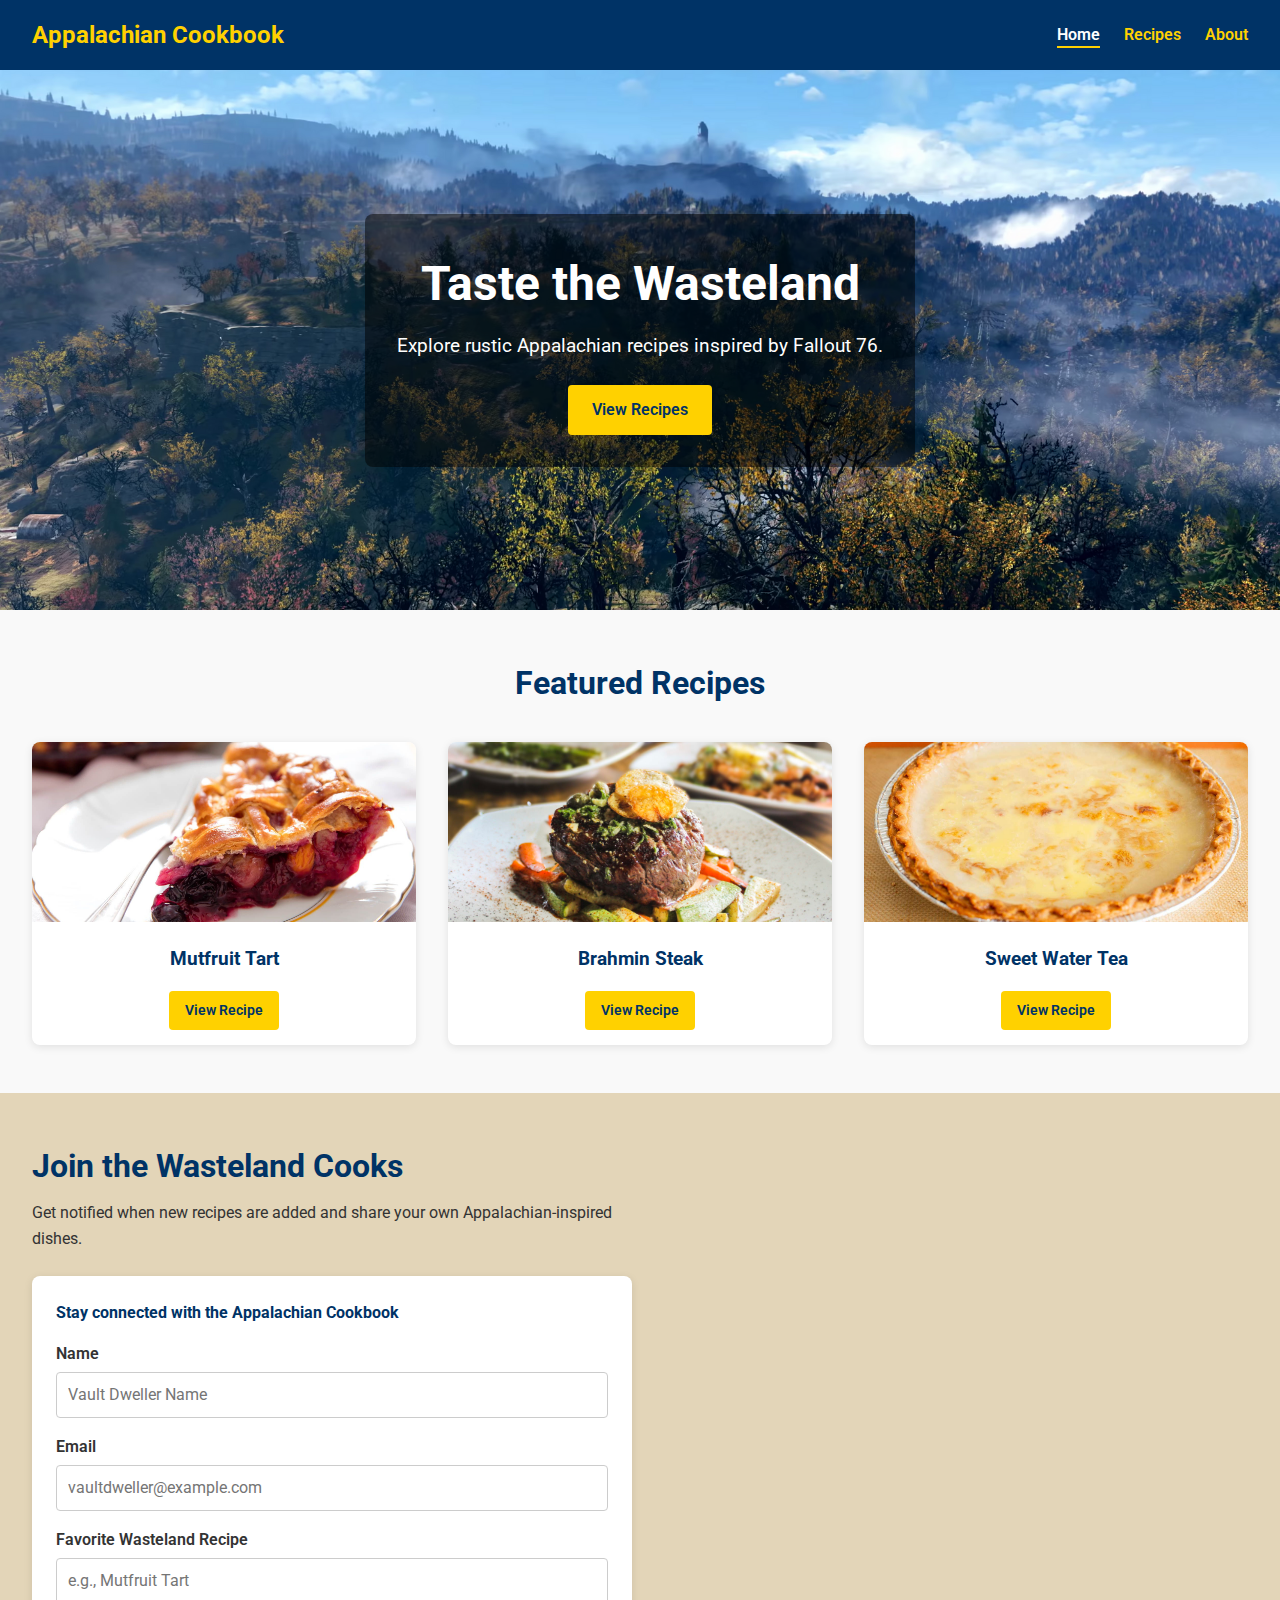
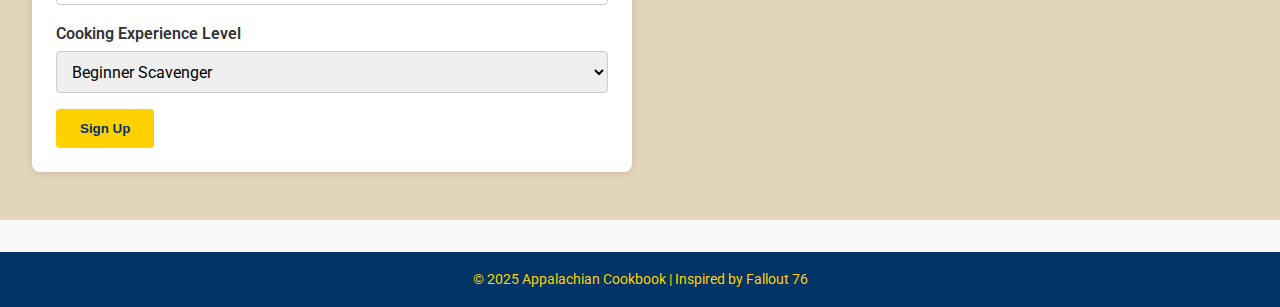
<file: index.html>
<!DOCTYPE html>
<html lang="en">
<head>
  <meta charset="UTF-8" />
  <meta name="viewport" content="width=device-width, initial-scale=1.0" />
  <title>Appalachian Cookbook | Fallout 76 Inspired</title>
  <link rel="stylesheet" href="style.css" />
</head>
<body>
  <!-- Skip link for accessibility -->
  <a href="#main-content" class="skip-link">Skip to main content</a>

  <!-- HEADER -->
  <header role="banner">
    <div class="logo" aria-label="Appalachian Cookbook logo">Appalachian Cookbook</div>
    <nav aria-label="Main navigation">
      <ul>
        <li><a href="index.html" class="active" aria-current="page">Home</a></li>
        <li><a href="recipes.html">Recipes</a></li>
        <li><a href="about.html">About</a></li>
      </ul>
    </nav>
  </header>

  <main id="main-content">
    <!-- HERO SECTION -->
    <section class="hero" aria-labelledby="hero-title">
      <div class="hero-content">
        <h1 id="hero-title">Taste the Wasteland</h1>
        <p>Explore rustic Appalachian recipes inspired by Fallout 76.</p>
        <a href="recipes.html" class="btn">View Recipes</a>
      </div>
    </section>

    <!-- FEATURED RECIPES -->
    <section class="recipes" aria-labelledby="featured-recipes-heading">
      <h2 id="featured-recipes-heading">Featured Recipes</h2>
      <div class="recipe-grid">
        <article class="recipe-card">
          <img src="images/food1.jpg" alt="Mutfruit Tart on a rustic plate">
          <h3>Mutfruit Tart</h3>
          <a href="recipes.html" class="btn small">View Recipe</a>
        </article>
        <article class="recipe-card">
          <img src="images/food2.jpg" alt="Grilled Brahmin steak with herbs">
          <h3>Brahmin Steak</h3>
          <a href="recipes.html" class="btn small">View Recipe</a>
        </article>
        <article class="recipe-card">
          <img src="images/food3.jpeg" alt="Glass of Sweet Water Tea with ice">
          <h3>Sweet Water Tea</h3>
          <a href="recipes.html" class="btn small">View Recipe</a>
        </article>
      </div>
    </section>

    <!-- FORM / INTERACTIVE SECTION -->
    <section class="newsletter" aria-labelledby="join-cooks-heading">
      <h2 id="join-cooks-heading">Join the Wasteland Cooks</h2>
      <p>Get notified when new recipes are added and share your own Appalachian-inspired dishes.</p>

      <form class="recipe-form" action="#" method="post">
        <fieldset>
          <legend>Stay connected with the Appalachian Cookbook</legend>

          <div class="form-group">
            <label for="name">Name</label>
            <input id="name" name="name" type="text" required placeholder="Vault Dweller Name">
          </div>

          <div class="form-group">
            <label for="email">Email</label>
            <input id="email" name="email" type="email" required placeholder="vaultdweller@example.com">
          </div>

          <div class="form-group">
            <label for="favorite-recipe">Favorite Wasteland Recipe</label>
            <input id="favorite-recipe" name="favorite-recipe" type="text" placeholder="e.g., Mutfruit Tart">
          </div>

          <div class="form-group">
            <label for="experience">Cooking Experience Level</label>
            <select id="experience" name="experience">
              <option value="beginner">Beginner Scavenger</option>
              <option value="intermediate">Seasoned Survivor</option>
              <option value="expert">Legendary Chef</option>
            </select>
          </div>

          <button type="submit" class="btn">Sign Up</button>
        </fieldset>
      </form>
    </section>
  </main>

  <!-- FOOTER -->
  <footer>
    <p>© 2025 Appalachian Cookbook | Inspired by Fallout 76</p>
  </footer>
</body>
</html>
</file>
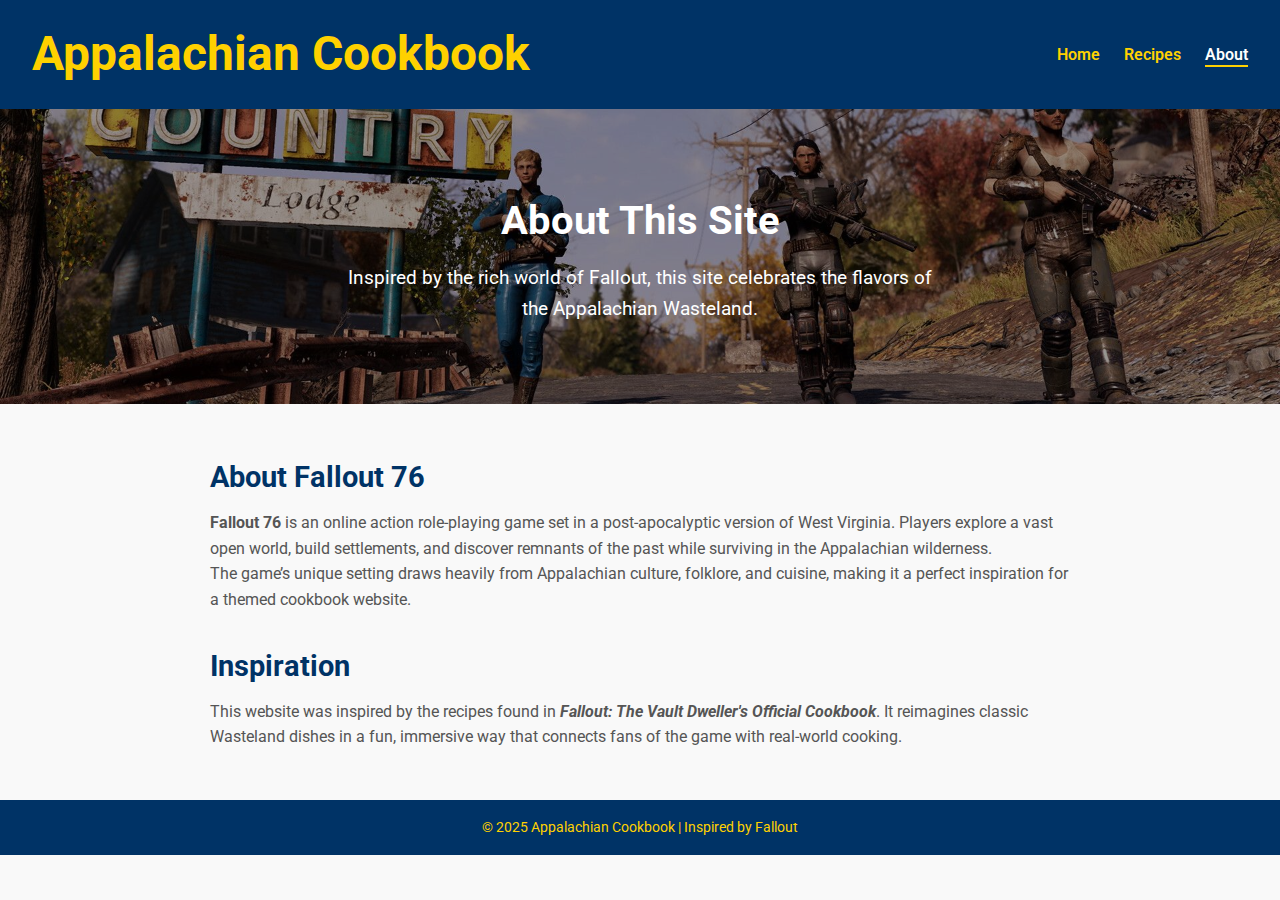
<file: about.html>
<!DOCTYPE html>
<html lang="en">
<head>
  <meta charset="UTF-8">
  <meta name="viewport" content="width=device-width, initial-scale=1.0">
  <title>About - Appalachian Cookbook</title>
  <link rel="stylesheet" href="style.css">
</head>
<body>
  <header>
    <div class="logo">
      <h1>Appalachian Cookbook</h1>
    </div>
    <nav>
      <ul>
        <li><a href="index.html">Home</a></li>
        <li><a href="recipes.html">Recipes</a></li>
        <li><a href="about.html" class="active">About</a></li>
      </ul>
    </nav>
  </header>

  <section class="about-hero">
    <h2>About This Site</h2>
    <p>Inspired by the rich world of Fallout, this site celebrates the flavors of the Appalachian Wasteland.</p>
  </section>

  <section class="about-content">
    <div class="text-block">
      <h3>About Fallout 76</h3>
      <p>
        <strong>Fallout 76</strong> is an online action role-playing game set in a post-apocalyptic version of West Virginia. 
        Players explore a vast open world, build settlements, and discover remnants of the past while surviving in the Appalachian wilderness.
      </p>
      <p>
        The game’s unique setting draws heavily from Appalachian culture, folklore, and cuisine, making it a perfect inspiration for a themed cookbook website.
      </p>
    </div>

    <div class="text-block">
      <h3>Inspiration</h3>
      <p>
        This website was inspired by the recipes found in 
        <em><strong>Fallout: The Vault Dweller's Official Cookbook</strong></em>. 
        It reimagines classic Wasteland dishes in a fun, immersive way that connects fans of the game with real-world cooking.
      </p>
    </div>
  </section>

  <footer>
    <p>© 2025 Appalachian Cookbook | Inspired by Fallout</p>
  </footer>
</body>
</html>
</file>
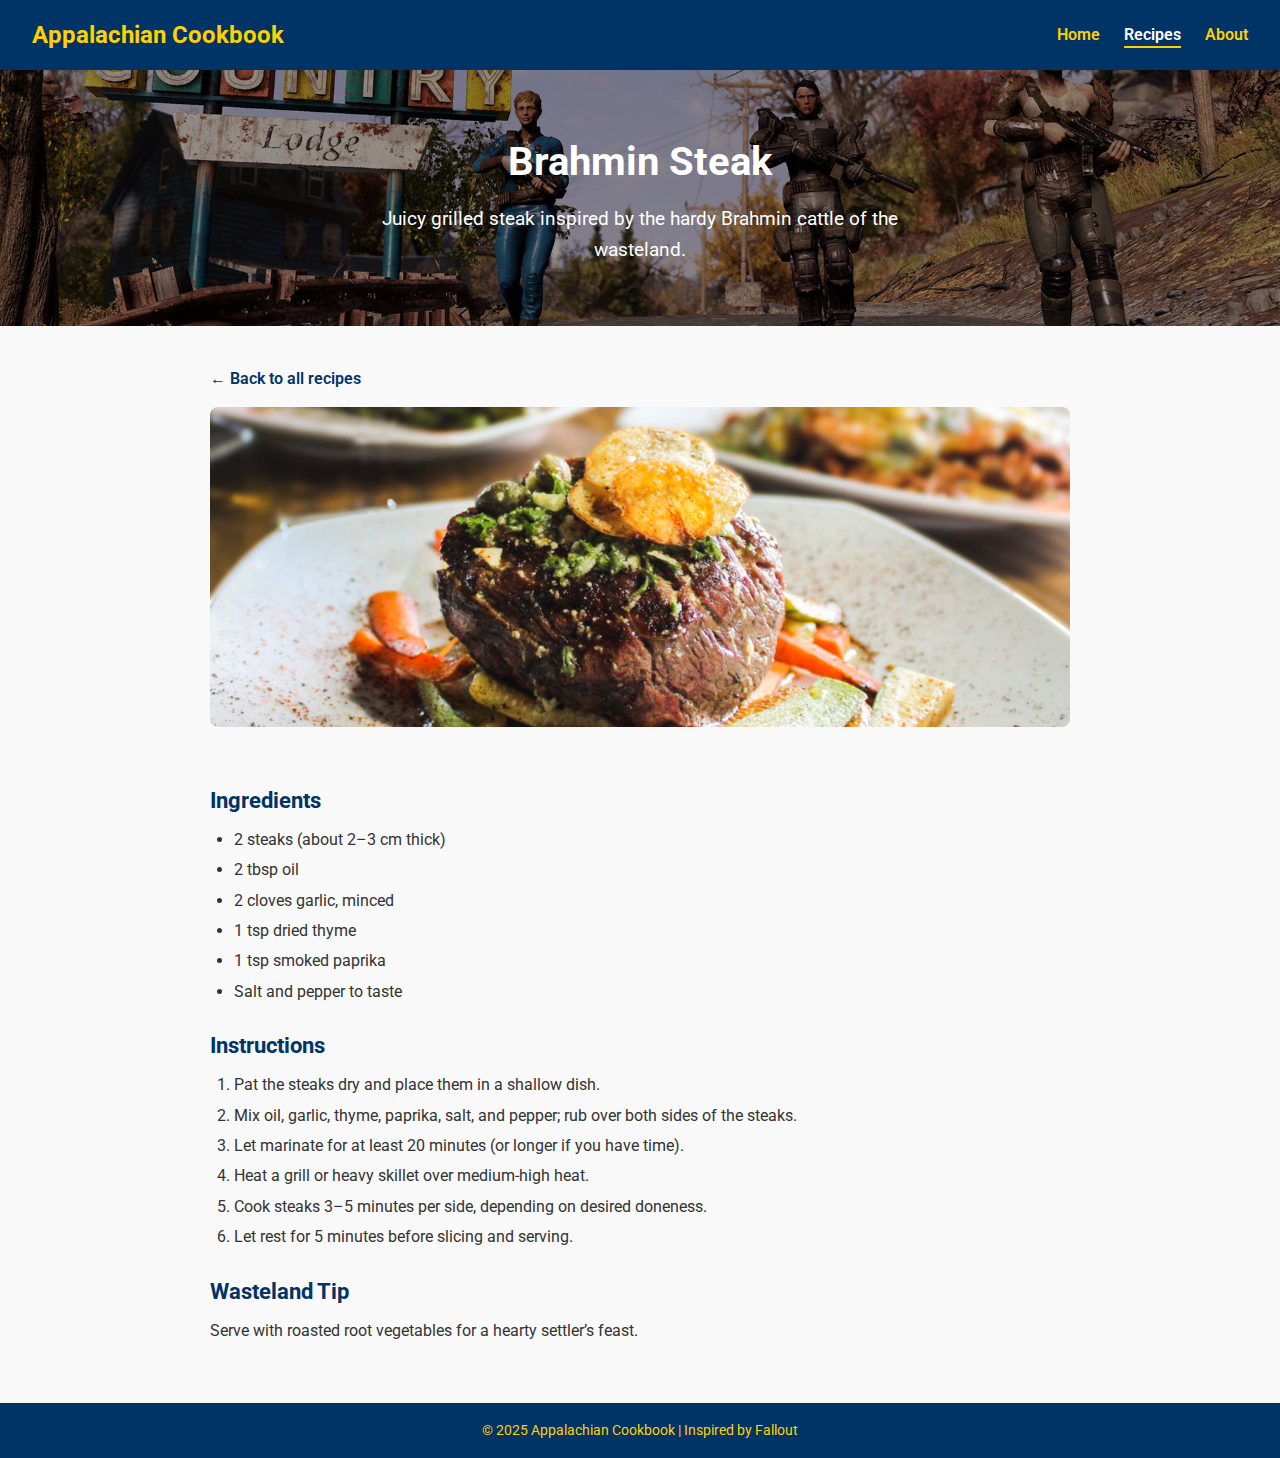
<file: brahmin-steak.html>
<!DOCTYPE html>
<html lang="en">
<head>
  <meta charset="UTF-8">
  <meta name="viewport" content="width=device-width, initial-scale=1.0">
  <title>Brahmin Steak - Appalachian Cookbook</title>
  <link rel="stylesheet" href="style.css">
</head>
<body>
  <a href="#main-content" class="skip-link">Skip to main content</a>

  <header role="banner">
    <div class="logo" aria-label="Appalachian Cookbook logo">
      Appalachian Cookbook
    </div>
    <nav aria-label="Main navigation">
      <ul>
        <li><a href="index.html">Home</a></li>
        <li><a href="recipes.html" class="active" aria-current="page">Recipes</a></li>
        <li><a href="about.html">About</a></li>
      </ul>
    </nav>
  </header>

  <main id="main-content">
    <section class="recipes-hero recipe-detail-hero" aria-labelledby="recipe-title">
      <h2 id="recipe-title">Brahmin Steak</h2>
      <p>Juicy grilled steak inspired by the hardy Brahmin cattle of the wasteland.</p>
    </section>

    <section class="recipe-detail">
      <a href="recipes.html" class="back-link">← Back to all recipes</a>

      <img src="images/food2.jpg" alt="Grilled Brahmin steak with vegetables">

      <h3>Ingredients</h3>
      <ul>
        <li>2 steaks (about 2–3 cm thick)</li>
        <li>2 tbsp oil</li>
        <li>2 cloves garlic, minced</li>
        <li>1 tsp dried thyme</li>
        <li>1 tsp smoked paprika</li>
        <li>Salt and pepper to taste</li>
      </ul>

      <h3>Instructions</h3>
      <ol>
        <li>Pat the steaks dry and place them in a shallow dish.</li>
        <li>Mix oil, garlic, thyme, paprika, salt, and pepper; rub over both sides of the steaks.</li>
        <li>Let marinate for at least 20 minutes (or longer if you have time).</li>
        <li>Heat a grill or heavy skillet over medium-high heat.</li>
        <li>Cook steaks 3–5 minutes per side, depending on desired doneness.</li>
        <li>Let rest for 5 minutes before slicing and serving.</li>
      </ol>

      <h3>Wasteland Tip</h3>
      <p>Serve with roasted root vegetables for a hearty settler’s feast.</p>
    </section>
  </main>

  <footer>
    <p>© 2025 Appalachian Cookbook | Inspired by Fallout</p>
  </footer>
</body>
</html>
</file>
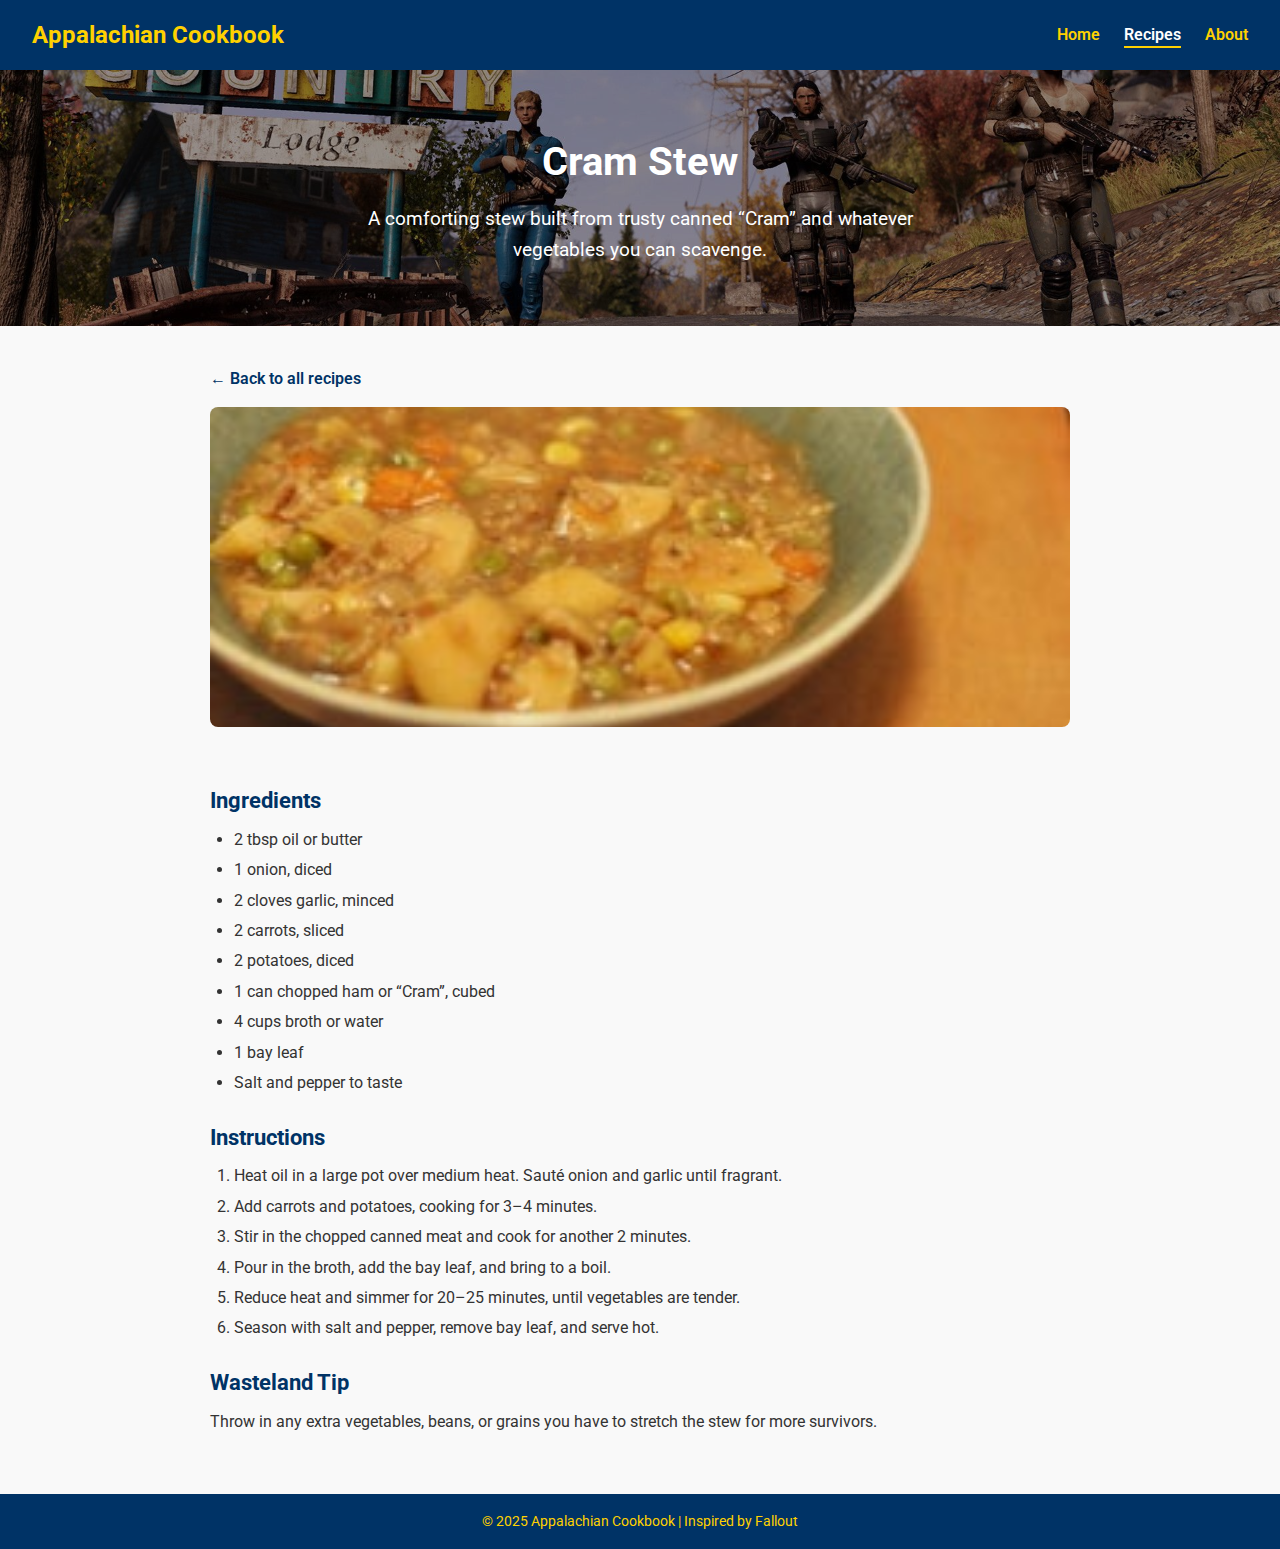
<file: cram-stew.html>
<!DOCTYPE html>
<html lang="en">
<head>
  <meta charset="UTF-8">
  <meta name="viewport" content="width=device-width, initial-scale=1.0">
  <title>Cram Stew - Appalachian Cookbook</title>
  <link rel="stylesheet" href="style.css">
</head>
<body>
  <a href="#main-content" class="skip-link">Skip to main content</a>

  <header role="banner">
    <div class="logo" aria-label="Appalachian Cookbook logo">
      Appalachian Cookbook
    </div>
    <nav aria-label="Main navigation">
      <ul>
        <li><a href="index.html">Home</a></li>
        <li><a href="recipes.html" class="active" aria-current="page">Recipes</a></li>
        <li><a href="about.html">About</a></li>
      </ul>
    </nav>
  </header>

  <main id="main-content">
    <section class="recipes-hero recipe-detail-hero" aria-labelledby="recipe-title">
      <h2 id="recipe-title">Cram Stew</h2>
      <p>A comforting stew built from trusty canned “Cram” and whatever vegetables you can scavenge.</p>
    </section>

    <section class="recipe-detail">
      <a href="recipes.html" class="back-link">← Back to all recipes</a>

      <img src="images/food5.jpg" alt="Cram canned meat">

      <h3>Ingredients</h3>
      <ul>
        <li>2 tbsp oil or butter</li>
        <li>1 onion, diced</li>
        <li>2 cloves garlic, minced</li>
        <li>2 carrots, sliced</li>
        <li>2 potatoes, diced</li>
        <li>1 can chopped ham or “Cram”, cubed</li>
        <li>4 cups broth or water</li>
        <li>1 bay leaf</li>
        <li>Salt and pepper to taste</li>
      </ul>

      <h3>Instructions</h3>
      <ol>
        <li>Heat oil in a large pot over medium heat. Sauté onion and garlic until fragrant.</li>
        <li>Add carrots and potatoes, cooking for 3–4 minutes.</li>
        <li>Stir in the chopped canned meat and cook for another 2 minutes.</li>
        <li>Pour in the broth, add the bay leaf, and bring to a boil.</li>
        <li>Reduce heat and simmer for 20–25 minutes, until vegetables are tender.</li>
        <li>Season with salt and pepper, remove bay leaf, and serve hot.</li>
      </ol>

      <h3>Wasteland Tip</h3>
      <p>Throw in any extra vegetables, beans, or grains you have to stretch the stew for more survivors.</p>
    </section>
  </main>

  <footer>
    <p>© 2025 Appalachian Cookbook | Inspired by Fallout</p>
  </footer>
</body>
</html>
</file>
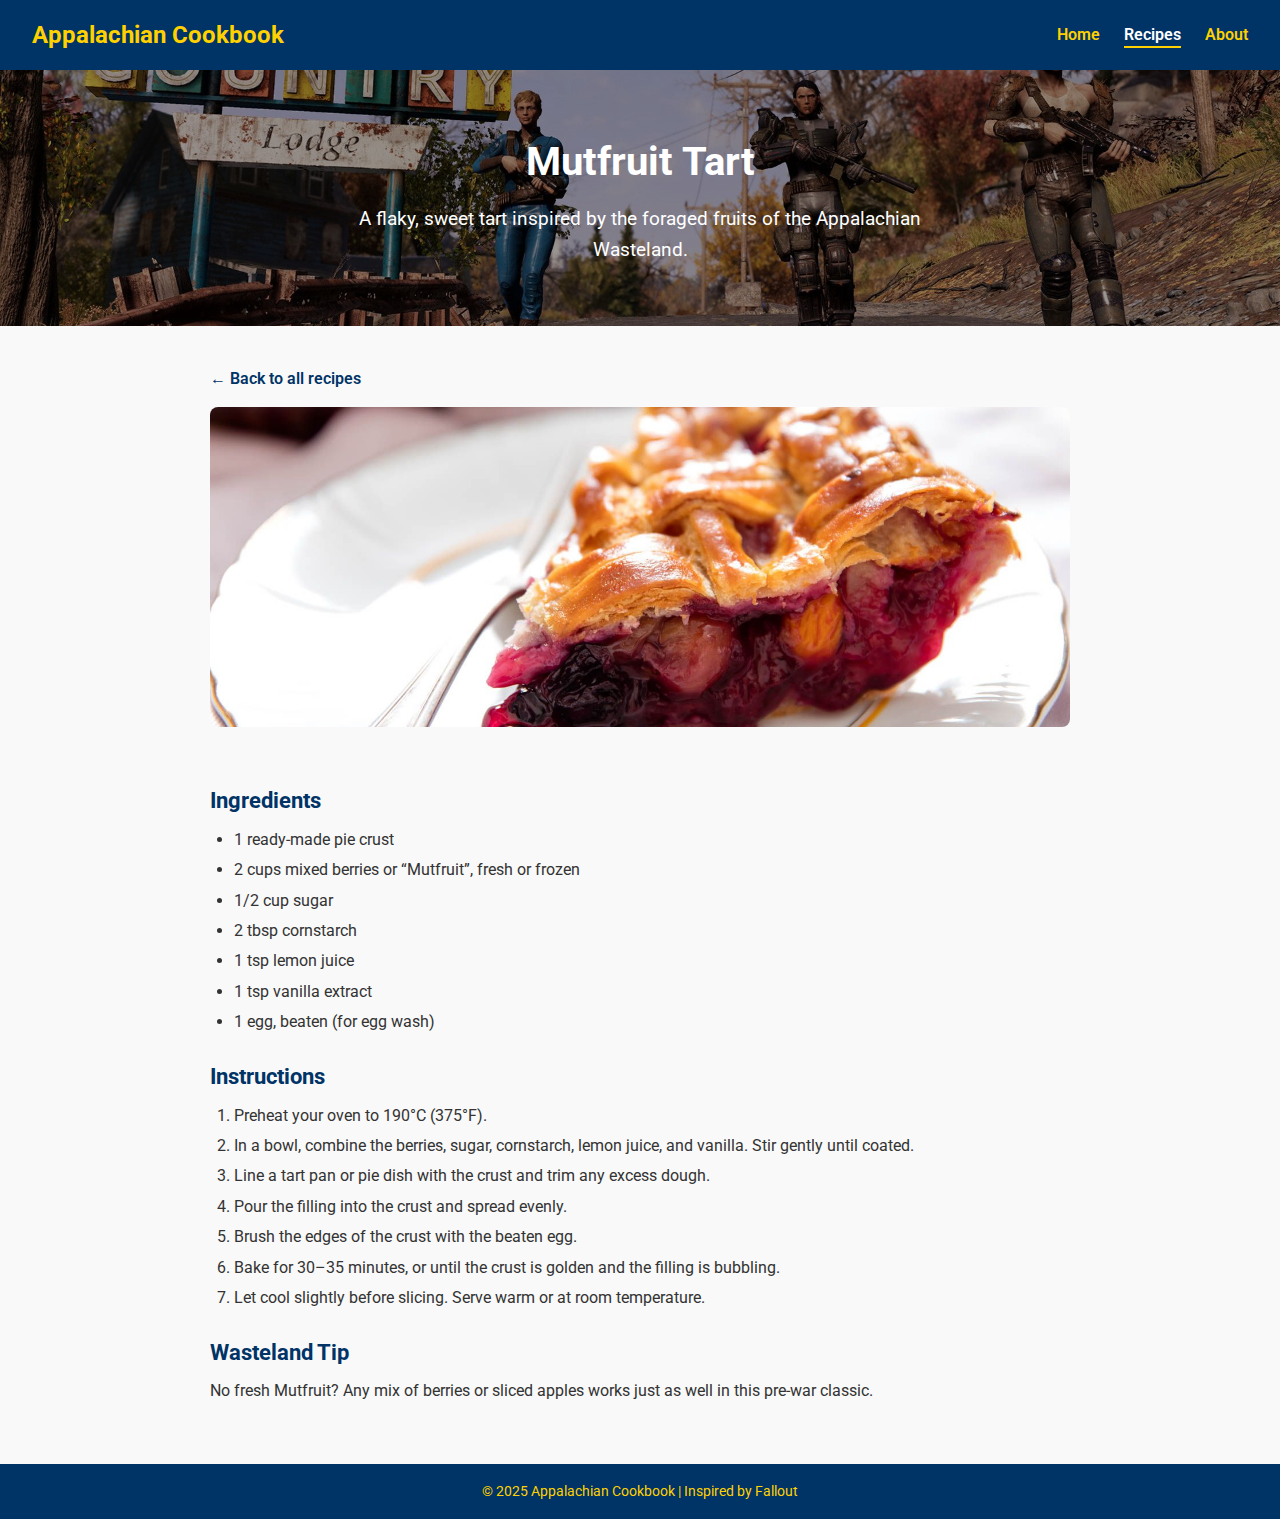
<file: mutfruit-tart.html>
<!DOCTYPE html>
<html lang="en">
<head>
  <meta charset="UTF-8">
  <meta name="viewport" content="width=device-width, initial-scale=1.0">
  <title>Mutfruit Tart - Appalachian Cookbook</title>
  <link rel="stylesheet" href="style.css">
</head>
<body>
  <a href="#main-content" class="skip-link">Skip to main content</a>

  <header role="banner">
    <div class="logo" aria-label="Appalachian Cookbook logo">
      Appalachian Cookbook
    </div>
    <nav aria-label="Main navigation">
      <ul>
        <li><a href="index.html">Home</a></li>
        <li><a href="recipes.html" class="active" aria-current="page">Recipes</a></li>
        <li><a href="about.html">About</a></li>
      </ul>
    </nav>
  </header>

  <main id="main-content">
    <section class="recipes-hero recipe-detail-hero" aria-labelledby="recipe-title">
      <h2 id="recipe-title">Mutfruit Tart</h2>
      <p>A flaky, sweet tart inspired by the foraged fruits of the Appalachian Wasteland.</p>
    </section>

    <section class="recipe-detail">
      <a href="recipes.html" class="back-link">← Back to all recipes</a>

      <img src="images/food1.jpg" alt="Slice of Mutfruit Tart on a plate">

      <h3>Ingredients</h3>
      <ul>
        <li>1 ready-made pie crust</li>
        <li>2 cups mixed berries or “Mutfruit”, fresh or frozen</li>
        <li>1/2 cup sugar</li>
        <li>2 tbsp cornstarch</li>
        <li>1 tsp lemon juice</li>
        <li>1 tsp vanilla extract</li>
        <li>1 egg, beaten (for egg wash)</li>
      </ul>

      <h3>Instructions</h3>
      <ol>
        <li>Preheat your oven to 190°C (375°F).</li>
        <li>In a bowl, combine the berries, sugar, cornstarch, lemon juice, and vanilla. Stir gently until coated.</li>
        <li>Line a tart pan or pie dish with the crust and trim any excess dough.</li>
        <li>Pour the filling into the crust and spread evenly.</li>
        <li>Brush the edges of the crust with the beaten egg.</li>
        <li>Bake for 30–35 minutes, or until the crust is golden and the filling is bubbling.</li>
        <li>Let cool slightly before slicing. Serve warm or at room temperature.</li>
      </ol>

      <h3>Wasteland Tip</h3>
      <p>No fresh Mutfruit? Any mix of berries or sliced apples works just as well in this pre-war classic.</p>
    </section>
  </main>

  <footer>
    <p>© 2025 Appalachian Cookbook | Inspired by Fallout</p>
  </footer>
</body>
</html>
</file>
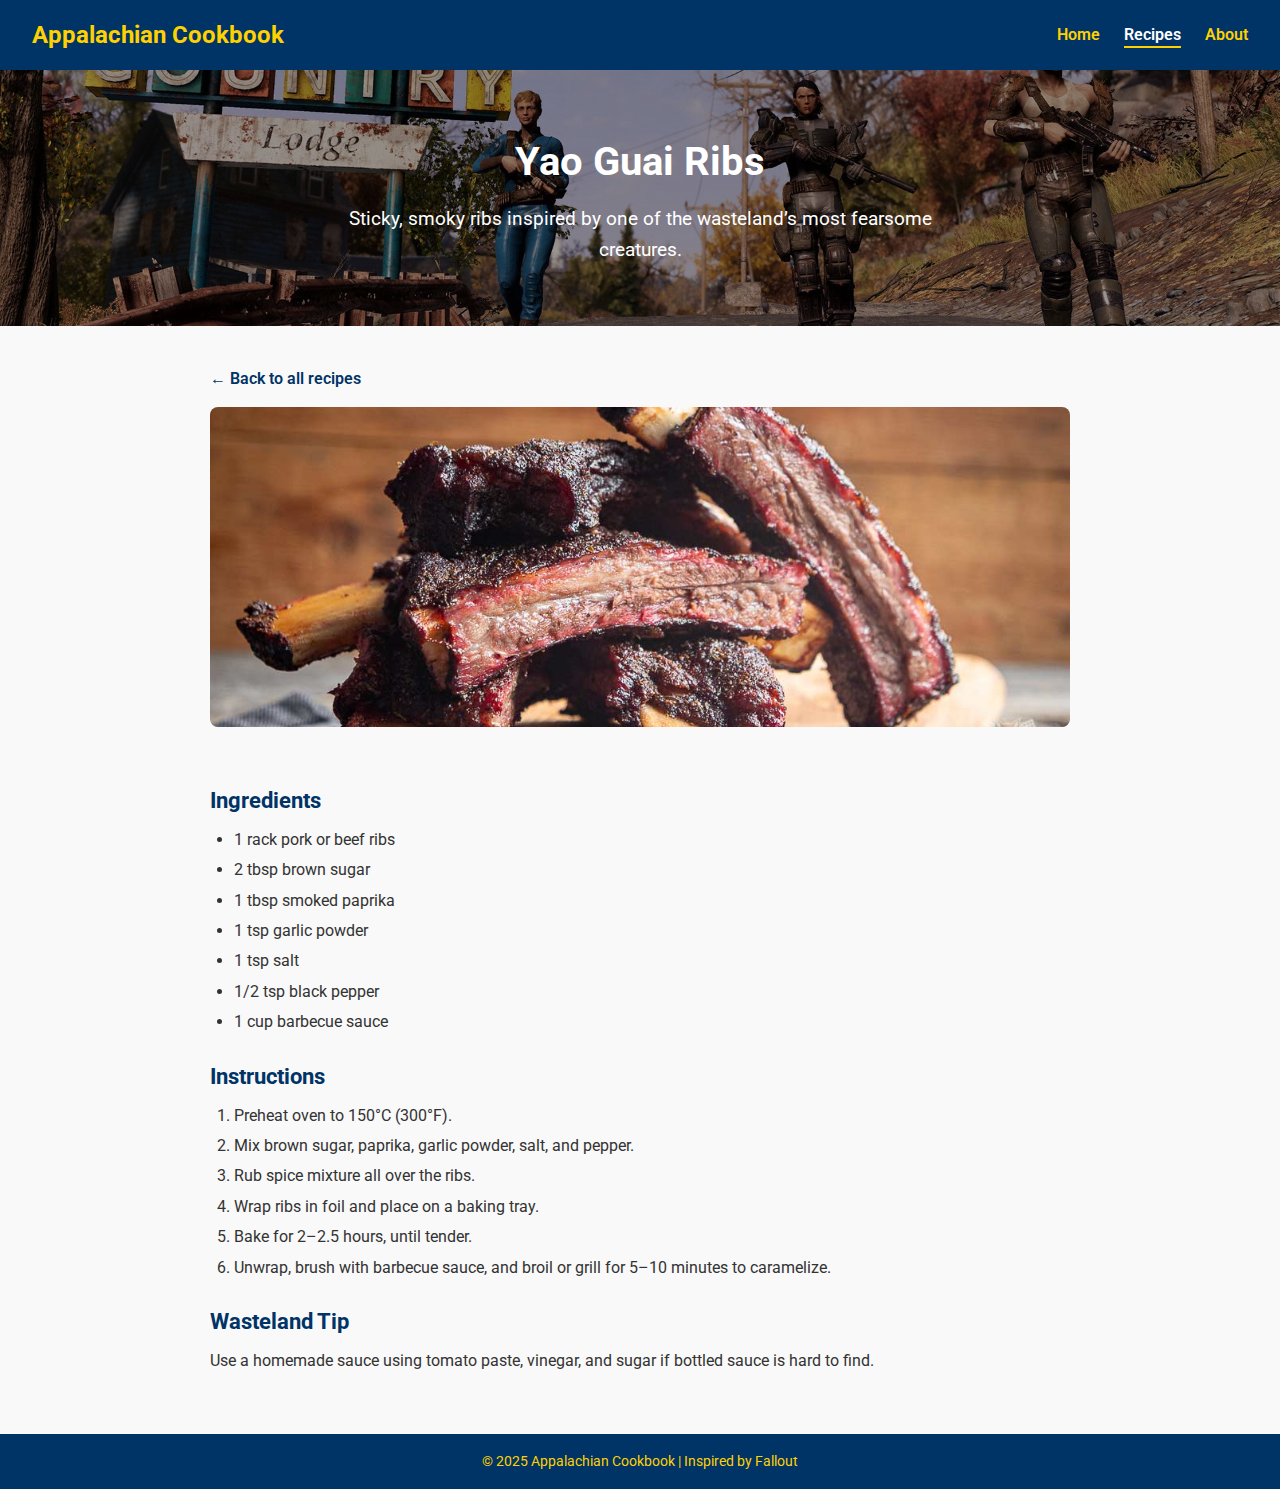
<file: yao-guai-ribs.html>
<!DOCTYPE html>
<html lang="en">
<head>
  <meta charset="UTF-8">
  <meta name="viewport" content="width=device-width, initial-scale=1.0">
  <title>Yao Guai Ribs - Appalachian Cookbook</title>
  <link rel="stylesheet" href="style.css">
</head>
<body>
  <a href="#main-content" class="skip-link">Skip to main content</a>

  <header role="banner">
    <div class="logo" aria-label="Appalachian Cookbook logo">
      Appalachian Cookbook
    </div>
    <nav aria-label="Main navigation">
      <ul>
        <li><a href="index.html">Home</a></li>
        <li><a href="recipes.html" class="active" aria-current="page">Recipes</a></li>
        <li><a href="about.html">About</a></li>
      </ul>
    </nav>
  </header>

  <main id="main-content">
    <section class="recipes-hero recipe-detail-hero" aria-labelledby="recipe-title">
      <h2 id="recipe-title">Yao Guai Ribs</h2>
      <p>Sticky, smoky ribs inspired by one of the wasteland’s most fearsome creatures.</p>
    </section>

    <section class="recipe-detail">
      <a href="recipes.html" class="back-link">← Back to all recipes</a>

      <img src="images/food9.jpg" alt="Yao Guai meat ready to cook">

      <h3>Ingredients</h3>
      <ul>
        <li>1 rack pork or beef ribs</li>
        <li>2 tbsp brown sugar</li>
        <li>1 tbsp smoked paprika</li>
        <li>1 tsp garlic powder</li>
        <li>1 tsp salt</li>
        <li>1/2 tsp black pepper</li>
        <li>1 cup barbecue sauce</li>
      </ul>

      <h3>Instructions</h3>
      <ol>
        <li>Preheat oven to 150°C (300°F).</li>
        <li>Mix brown sugar, paprika, garlic powder, salt, and pepper.</li>
        <li>Rub spice mixture all over the ribs.</li>
        <li>Wrap ribs in foil and place on a baking tray.</li>
        <li>Bake for 2–2.5 hours, until tender.</li>
        <li>Unwrap, brush with barbecue sauce, and broil or grill for 5–10 minutes to caramelize.</li>
      </ol>

      <h3>Wasteland Tip</h3>
      <p>Use a homemade sauce using tomato paste, vinegar, and sugar if bottled sauce is hard to find.</p>
    </section>
  </main>

  <footer>
    <p>© 2025 Appalachian Cookbook | Inspired by Fallout</p>
  </footer>
</body>
</html>
</file>
<file: style.css>
@import url('https://fonts.googleapis.com/css2?family=Roboto:wght@300;400;700&display=swap');

:root {
  --vault-blue: #003366;
  --vault-yellow: #FFD100;
  --brown: #5A3E2B;
  --beige: #E3D5B8;
}

* {
  margin: 0;
  padding: 0;
  box-sizing: border-box;
}

body {
  font-family: 'Roboto', sans-serif;
  background-color: #f9f9f9;
  color: #333;
  line-height: 1.6;
}

.skip-link {
  position: absolute;
  left: -999px;
  top: 0;
  background: #000;
  color: #fff;
  padding: 0.5rem 1rem;
  z-index: 1000;
}

.skip-link:focus {
  left: 0.5rem;
  top: 0.5rem;
}

a:focus-visible,
button:focus-visible,
input:focus-visible,
select:focus-visible,
textarea:focus-visible {
  outline: 2px solid var(--vault-yellow);
  outline-offset: 2px;
}

header {
  display: flex;
  justify-content: space-between;
  align-items: center;
  background-color: var(--vault-blue);
  padding: 1rem 2rem;
}

header .logo {
  font-family: 'Roboto', sans-serif;
  font-weight: 700;
  font-size: 1.5rem;
  color: var(--vault-yellow);
}

header nav ul {
  display: flex;
  list-style: none;
  gap: 1.5rem;
}

header nav a {
  color: var(--vault-yellow);
  text-decoration: none;
  font-weight: 600;
  position: relative;
  padding-bottom: 0.2rem;
  transition: color 0.2s;
}

header nav a::after {
  content: "";
  position: absolute;
  left: 0;
  bottom: 0;
  width: 0;
  height: 2px;
  background-color: var(--vault-yellow);
  transition: width 0.2s ease-out;
}

header nav a:hover::after,
header nav a.active::after {
  width: 100%;
}

header nav a:hover,
header nav a.active {
  color: #ffffff;
}

.hero {
  background: url('images/bg1.png') center/cover no-repeat;
  height: 60vh;
  display: flex;
  align-items: center;
  justify-content: center;
  text-align: center;
  color: white;
}

.hero-content {
  background: rgba(0, 0, 0, 0.5);
  padding: 2rem;
  border-radius: 8px;
}

.hero-content h1 {
  font-size: 3rem;
  margin-bottom: 0.5rem;
}

.hero-content p {
  font-size: 1.2rem;
  margin-bottom: 1.5rem;
}

/* GENERIC BUTTON */
.btn {
  background-color: var(--vault-yellow);
  color: var(--vault-blue);
  padding: 0.75rem 1.5rem;
  text-decoration: none;
  font-weight: 600;
  border-radius: 4px;
  border: none;
  display: inline-block;
  cursor: pointer;
  transition: transform 0.2s, background-color 0.2s, color 0.2s;
}

.btn:hover {
  background-color: var(--vault-blue);
  color: white;
  transform: translateY(-1px);
}

.btn.small {
  padding: 0.5rem 1rem;
  font-size: 0.9rem;
}

/* FEATURED RECIPES (HOME) */
.recipes {
  padding: 3rem 2rem;
  text-align: center;
}

.recipes h2 {
  font-size: 2rem;
  color: var(--vault-blue);
  margin-bottom: 2rem;
}

.recipe-grid {
  display: grid;
  grid-template-columns: repeat(auto-fit, minmax(250px, 1fr));
  gap: 2rem;
}

.recipe-card {
  background: white;
  border-radius: 8px;
  overflow: hidden;
  box-shadow: 0 2px 8px rgba(0,0,0,0.1);
  transition: transform 0.3s ease, box-shadow 0.3s ease;
}

.recipe-card:hover {
  transform: translateY(-4px);
  box-shadow: 0 4px 12px rgba(0,0,0,0.15);
}

.recipe-card img {
  width: 100%;
  height: 180px;
  object-fit: cover;
}

.recipe-card h3 {
  margin: 1rem 0;
  color: var(--vault-blue);
  padding: 0 15px;
}

.recipe-card p {
  margin: 0 15px 15px;
  color: #555;
  line-height: 1.5;
}

.recipe-card .btn.small {
  margin: 0 15px 15px;
}

/* ABOUT & RECIPES HEROES (use images/bg2.jpg instead of flat gray) */
.about-hero,
.recipes-hero {
  background: url('images/bg2.jpg') center/cover no-repeat;
  color: #fff;
  padding: 80px 20px;
  text-align: center;
  background-color: rgba(0,0,0,0.4);
  background-blend-mode: multiply; /* keeps text readable */
}

.about-hero h2,
.recipes-hero h2 {
  font-size: 2.5rem;
  margin-bottom: 10px;
}

.about-hero p,
.recipes-hero p {
  font-size: 1.2rem;
  max-width: 600px;
  margin: 0 auto;
}

/* ABOUT PAGE CONTENT */
.about-content {
  max-width: 900px;
  margin: 50px auto;
  padding: 0 20px;
}

.text-block {
  margin-bottom: 30px;
}

.text-block h3 {
  font-size: 1.8rem;
  color: var(--vault-blue);
  margin-bottom: 10px;
}

.text-block p {
  line-height: 1.6;
  color: #555;
}

/* FAQ / COLLAPSIBLE SECTION */
.lore-faq {
  max-width: 900px;
  margin: 30px auto 60px;
  padding: 0 20px;
}

.lore-faq h2 {
  font-size: 2rem;
  color: var(--vault-blue);
  margin-bottom: 1rem;
}

.faq-item {
  background: #fff;
  border-radius: 8px;
  margin-bottom: 1rem;
  padding: 0.75rem 1rem;
  box-shadow: 0 2px 6px rgba(0,0,0,0.08);
  cursor: pointer;
}

.faq-item summary {
  font-weight: 600;
  list-style: none;
}

.faq-item[open] {
  border-left: 4px solid var(--vault-yellow);
}

.faq-item p {
  margin-top: 0.5rem;
  color: #555;
}

/* Remove default triangle for summary in some browsers */
.faq-item summary::-webkit-details-marker {
  display: none;
}

/* RECIPES PAGE GRID */
.recipe-list {
  display: grid;
  grid-template-columns: repeat(auto-fit, minmax(250px, 1fr));
  gap: 30px;
  max-width: 1200px;
  margin: 50px auto;
  padding: 0 20px;
}

/* FORM SECTION (HOME) */
.newsletter {
  padding: 3rem 2rem;
  background-color: var(--beige);
  text-align: left;
}

.newsletter h2 {
  font-size: 2rem;
  color: var(--vault-blue);
  margin-bottom: 0.5rem;
}

.newsletter p {
  max-width: 600px;
  margin-bottom: 1.5rem;
}

.recipe-form {
  max-width: 600px;
  background: #fff;
  padding: 1.5rem;
  border-radius: 8px;
  box-shadow: 0 2px 8px rgba(0,0,0,0.1);
}

.recipe-form fieldset {
  border: none;
  padding: 0;
}

.recipe-form legend {
  font-weight: 700;
  margin-bottom: 1rem;
  color: var(--vault-blue);
}

.form-group {
  margin-bottom: 1rem;
}

.form-group label {
  display: block;
  font-weight: 600;
  margin-bottom: 0.3rem;
}

.form-group input,
.form-group select,
.form-group textarea {
  width: 100%;
  padding: 0.6rem 0.7rem;
  border-radius: 4px;
  border: 1px solid #ccc;
  font: inherit;
}

/* RECIPE DETAIL PAGES */
.recipe-detail {
  max-width: 900px;
  margin: 40px auto 60px;
  padding: 0 20px;
}

.recipe-detail-hero {
  padding: 60px 20px;
}

.recipe-detail img {
  width: 100%;
  max-height: 320px;
  object-fit: cover;
  border-radius: 8px;
  margin-bottom: 1.5rem;
}

.recipe-detail h2 {
  font-size: 2.2rem;
  color: var(--vault-blue);
}

.recipe-detail h3 {
  font-size: 1.4rem;
  margin-top: 1.5rem;
  margin-bottom: 0.5rem;
  color: var(--vault-blue);
}

.recipe-detail ul {
  margin-left: 1.5rem;
  margin-bottom: 1rem;
}

.recipe-detail ol {
  margin-left: 1.5rem;
  margin-bottom: 1rem;
}

.recipe-detail li {
  margin-bottom: 0.3rem;
}

.back-link {
  display: inline-block;
  margin-bottom: 1rem;
  color: var(--vault-blue);
  font-weight: 600;
  text-decoration: none;
}

.back-link:hover {
  text-decoration: underline;
}

/* FOOTER */
footer {
  background-color: var(--vault-blue);
  color: var(--vault-yellow);
  text-align: center;
  padding: 1rem 0;
  margin-top: 2rem;
  font-size: 0.9rem;
}

/* RESPONSIVE */
@media (max-width: 768px) {
  header {
    flex-direction: column;
    align-items: flex-start;
    gap: 0.75rem;
  }

  header nav ul {
    flex-wrap: wrap;
    gap: 1rem;
  }

  .hero {
    height: 50vh;
  }

  .hero-content h1 {
    font-size: 2rem;
  }

  .recipes,
  .newsletter {
    padding: 2rem 1.5rem;
  }
}

@media (max-width: 600px) {
  header nav ul {
    font-size: 0.9rem;
  }

  .hero-content h1 {
    font-size: 1.8rem;
  }
}
</file>
